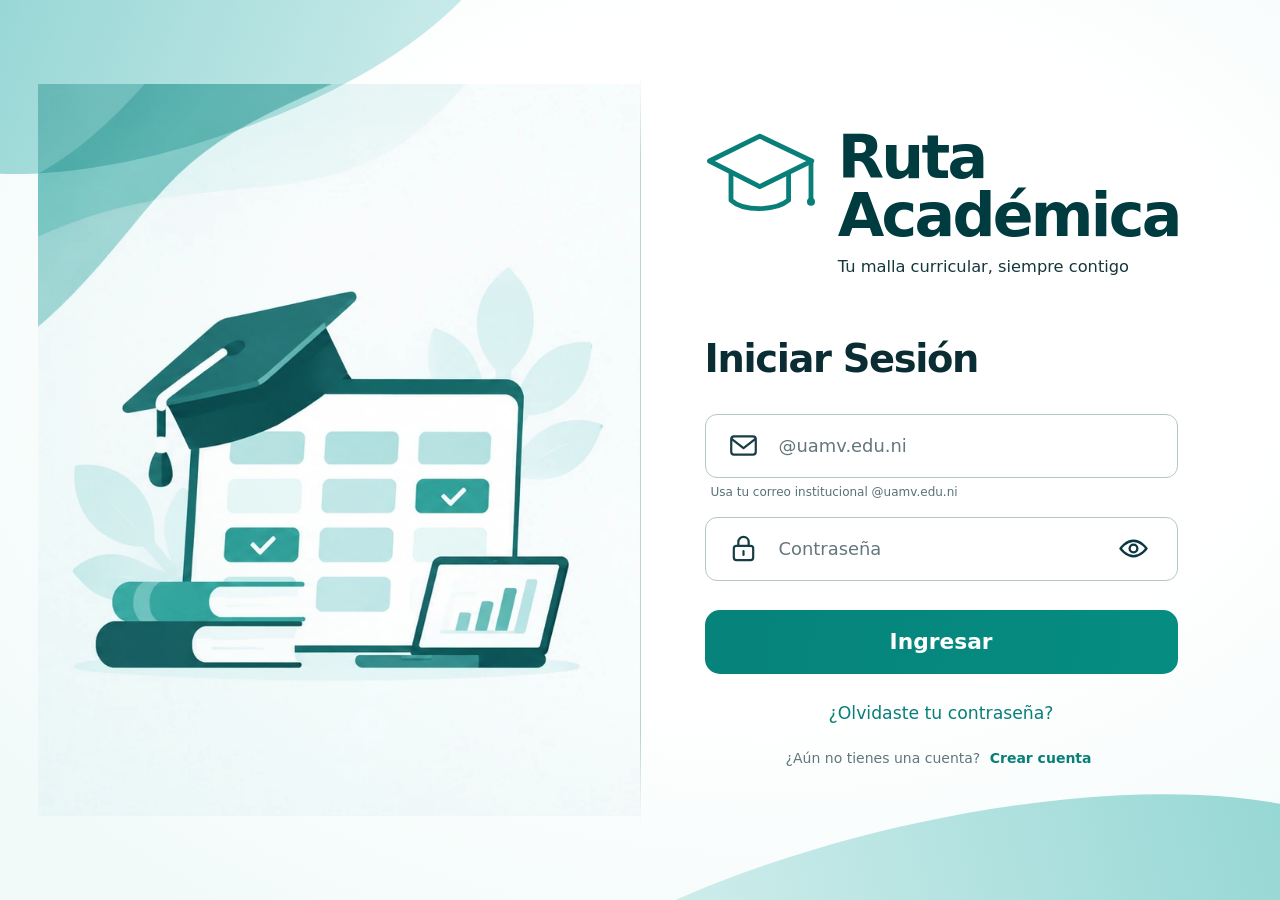
<file: login.html>
<!DOCTYPE html>
<html lang="es">
<head>
  <meta charset="UTF-8">
  <meta name="viewport" content="width=device-width, initial-scale=1">
  <meta name="theme-color" content="#f7fcfb">
  <title>Iniciar sesión | Ruta Académica</title>
  <style id="login-estilos-integrados">
/* Diseño de acceso de Ruta Académica, inspirado en la referencia suministrada */
:root{--teal:#087f78;--teal-dark:#003b40;--teal-light:#67c8c5;--border:#b6c6c9;--ink:#092d32}
*{box-sizing:border-box}html,body{margin:0;min-height:100%;font-family:Inter,ui-sans-serif,system-ui,-apple-system,"Segoe UI",Arial,sans-serif;color:var(--ink)}
body{background:#f9fdfc}button,input{font:inherit}button{cursor:pointer}
.login-shell{position:relative;min-height:100svh;overflow:hidden;isolation:isolate;background:radial-gradient(ellipse at 60% 40%,#fff 45%,#f1faf9 90%)}
.wave{position:absolute;z-index:-1;pointer-events:none}.wave-top{width:54vw;height:24vw;top:-13vw;left:-13vw;transform:rotate(-19deg);border-radius:48%;background:linear-gradient(130deg,#70c7c5,#c9ebea);opacity:.85}.wave-bottom{width:74vw;height:25vw;bottom:-19vw;right:-10vw;transform:rotate(-13deg);border-radius:50%;background:linear-gradient(90deg,#e3f5f4,#8ed4d1)}
.login-content{position:relative;display:grid;grid-template-columns:minmax(0,1fr) 1px minmax(0,1fr);width:min(1600px,100%);min-height:100svh;margin:auto;align-items:stretch;padding:clamp(25px,4vw,62px) clamp(20px,3vw,45px)}
.visual-area{display:flex;align-items:center;justify-content:center;min-width:0;overflow:hidden}.hero-image{width:100%;max-width:760px;max-height:82vh;object-fit:contain;display:block;mix-blend-mode:multiply}
.divider{background:linear-gradient(to bottom,transparent,#b8d4d2 12%,#b8d4d2 88%,transparent);width:1px;margin-block:24px}
.form-area{display:flex;align-items:center;justify-content:center;min-width:0;padding:30px clamp(22px,5vw,78px)}.form-container{width:100%;max-width:620px}
.brand{display:flex;align-items:flex-start;justify-content:center;gap:20px;margin-bottom:clamp(36px,4.8vw,70px)}.cap-icon{width:clamp(75px,9vw,135px);height:auto;color:var(--teal);flex-shrink:0}.brand h1{margin:0;font-size:clamp(40px,4.7vw,77px);font-weight:800;line-height:.96;letter-spacing:-.045em;color:var(--teal-dark)}.brand p{margin:12px 0 0;font-size:clamp(13px,1.27vw,21px);white-space:nowrap;color:#16373c}
.login-box h2{font-size:clamp(31px,3vw,49px);font-weight:800;letter-spacing:-.035em;margin:0 0 32px;line-height:1.16}
.form-field{margin-bottom:18px}.input-shell{height:clamp(63px,5vw,78px);display:flex;align-items:center;gap:18px;border:1.7px solid var(--border);border-radius:12px;padding:0 22px;background:rgba(255,255,255,.80);transition:border-color .15s,box-shadow .15s}.input-shell:focus-within{border-color:var(--teal);box-shadow:0 0 0 4px rgba(8,127,120,.10)}.input-shell>svg{width:31px;height:31px;color:#173e44;flex-shrink:0}.input-shell input{width:100%;min-width:0;border:0;outline:0;background:none;color:var(--ink);font-size:clamp(16px,1.4vw,22px)}.input-shell input::placeholder{color:#64777c;opacity:1}.eye-button{border:0;background:none;display:grid;place-items:center;color:#0b3840;padding:6px;flex-shrink:0}.eye-button svg{width:31px;height:31px}.eye-button:focus-visible,.text-button:focus-visible{outline:3px solid var(--teal);outline-offset:3px;border-radius:4px}
.input-help{display:block;color:#597176;font-size:12px;margin:7px 0 0 6px}.primary{display:block;width:100%;border:0;border-radius:15px;color:white;background:linear-gradient(100deg,#06837b,#068d81);height:clamp(63px,5vw,80px);font-size:clamp(21px,1.7vw,27px);font-weight:750;margin-top:29px;transition:filter .15s,transform .15s}.primary:hover{filter:brightness(1.07);transform:translateY(-1px)}.primary:disabled{opacity:.6;cursor:wait}
.feedback{background:#fff0ed;border:1px solid #e5b3ab;color:#9a251a;padding:12px 14px;border-radius:9px;font-size:14px;margin:12px 0 0}.feedback.info{background:#e7f6f3;border-color:#a1d8d0;color:#075f5b}
.account-actions{text-align:center;margin:24px 0 0}.text-button{border:0;background:transparent;color:var(--teal);font-size:clamp(15px,1.35vw,20px);padding:5px;text-decoration:none}.text-button:hover{text-decoration:underline}.registration-prompt{margin:17px 0 0;font-size:14px;color:#60777b}.text-button.strong{font-size:14px;font-weight:700}.hidden{display:none!important}.sr-only{position:absolute;width:1px;height:1px;overflow:hidden;clip:rect(0,0,0,0);white-space:nowrap}
@media(max-width:1060px){.login-content{grid-template-columns:38% 1px 1fr}.form-area{padding-inline:clamp(18px,3vw,50px)}.brand{gap:10px}.brand p{white-space:normal}}
@media(max-width:720px){.login-shell{min-height:100svh}.login-content{display:block;padding:28px 18px}.visual-area,.divider{display:none}.form-area{padding:28px 12px}.form-container{max-width:530px}.brand{justify-content:center;gap:12px;margin-bottom:55px}.brand h1{font-size:42px}.cap-icon{width:80px}.brand p{font-size:13px}.login-box h2{font-size:35px}.wave-top{width:420px;height:230px;top:-155px;left:-140px}.wave-bottom{width:480px;height:170px;bottom:-100px;right:-130px}}
@media(prefers-reduced-motion:reduce){*{transition:none!important}}

</style>
  <script src="./auth/login.js" defer></script>
</head>
<body>
  <main class="login-shell">
    <div class="wave wave-top" aria-hidden="true"></div>
    <div class="wave wave-bottom" aria-hidden="true"></div>
    <div class="login-content">
      <section class="visual-area" aria-label="Malla curricular y progreso académico">
        <img class="hero-image" src="[data-uri]" alt="Ilustración de malla curricular, libros y progreso universitario">
      </section>
      <div class="divider" aria-hidden="true"></div>
      <section class="form-area">
        <div class="form-container">
          <header class="brand">
            <svg class="cap-icon" viewBox="0 0 144 116" fill="none" aria-hidden="true">
              <path d="M8 40 71 9l65 31-65 32L8 40Z" stroke="currentColor" stroke-width="6" stroke-linejoin="round"/>
              <path d="M35 55v34c15 14 55 14 72 0V55" stroke="currentColor" stroke-width="6" stroke-linejoin="round"/>
              <path d="M135 41v47" stroke="currentColor" stroke-width="6" stroke-linecap="round"/><circle cx="135" cy="91" r="5" fill="currentColor"/>
            </svg>
            <div><h1>Ruta<br>Académica</h1><p>Tu malla curricular, siempre contigo</p></div>
          </header>
          <div class="login-box">
            <h2 id="formTitle">Iniciar Sesión</h2>
            <form id="authForm" novalidate>
              <div id="nameField" class="form-field hidden">
                <label class="sr-only" for="nombre">Nombre completo</label>
                <div class="input-shell">
                  <svg viewBox="0 0 24 24" fill="none" aria-hidden="true"><circle cx="12" cy="8" r="4" stroke="currentColor" stroke-width="1.7"/><path d="M4 21c0-4 3-7 8-7s8 3 8 7" stroke="currentColor" stroke-width="1.7" stroke-linecap="round"/></svg>
                  <input id="nombre" name="nombre" type="text" maxlength="80" autocomplete="name" placeholder="Nombre completo">
                </div>
              </div>
              <div class="form-field">
                <label class="sr-only" for="correo">Correo institucional</label>
                <div class="input-shell">
                  <svg viewBox="0 0 24 24" fill="none" aria-hidden="true"><rect x="2.5" y="5" width="19" height="14" rx="2.2" stroke="currentColor" stroke-width="1.7"/><path d="m3 7 9 7 9-7" stroke="currentColor" stroke-width="1.7" stroke-linecap="round" stroke-linejoin="round"/></svg>
                  <input id="correo" name="correo" type="email" autocomplete="email" required maxlength="254" placeholder="@uamv.edu.ni" aria-describedby="emailHelp">
                </div>
                <small class="input-help" id="emailHelp">Usa tu correo institucional @uamv.edu.ni</small>
              </div>
              <div class="form-field">
                <label class="sr-only" for="clave">Contraseña</label>
                <div class="input-shell">
                  <svg viewBox="0 0 24 24" fill="none" aria-hidden="true"><rect x="4.5" y="10" width="15" height="11" rx="2" stroke="currentColor" stroke-width="1.7"/><path d="M8 10V7a4 4 0 0 1 8 0v3" stroke="currentColor" stroke-width="1.7"/><path d="M12 14v3" stroke="currentColor" stroke-width="1.7" stroke-linecap="round"/></svg>
                  <input id="clave" name="clave" type="password" autocomplete="current-password" required placeholder="Contraseña" minlength="10">
                  <button id="showPassword" class="eye-button" type="button" aria-label="Mostrar contraseña" aria-pressed="false">
                    <svg viewBox="0 0 24 24" fill="none" aria-hidden="true"><path d="M2 12s4-6 10-6 10 6 10 6-4 6-10 6S2 12 2 12Z" stroke="currentColor" stroke-width="1.8"/><circle cx="12" cy="12" r="3" stroke="currentColor" stroke-width="1.8"/></svg>
                  </button>
                </div>
              </div>
              <p id="passwordHint" class="input-help hidden">La contraseña debe tener entre 10 y 128 caracteres.</p>
              <p id="feedback" class="feedback hidden" role="alert" aria-live="polite"></p>
              <button id="submitBtn" class="primary" type="submit">Ingresar</button>
            </form>
            <div class="account-actions">
              <button id="forgotPassword" class="text-button" type="button">¿Olvidaste tu contraseña?</button>
              <p class="registration-prompt"><span id="accountPrompt">¿Aún no tienes una cuenta?</span> <button type="button" id="switchMode" class="text-button strong">Crear cuenta</button></p>
            </div>
          </div>
        </div>
      </section>
    </div>
  </main>
</body>
</html>
</file>
